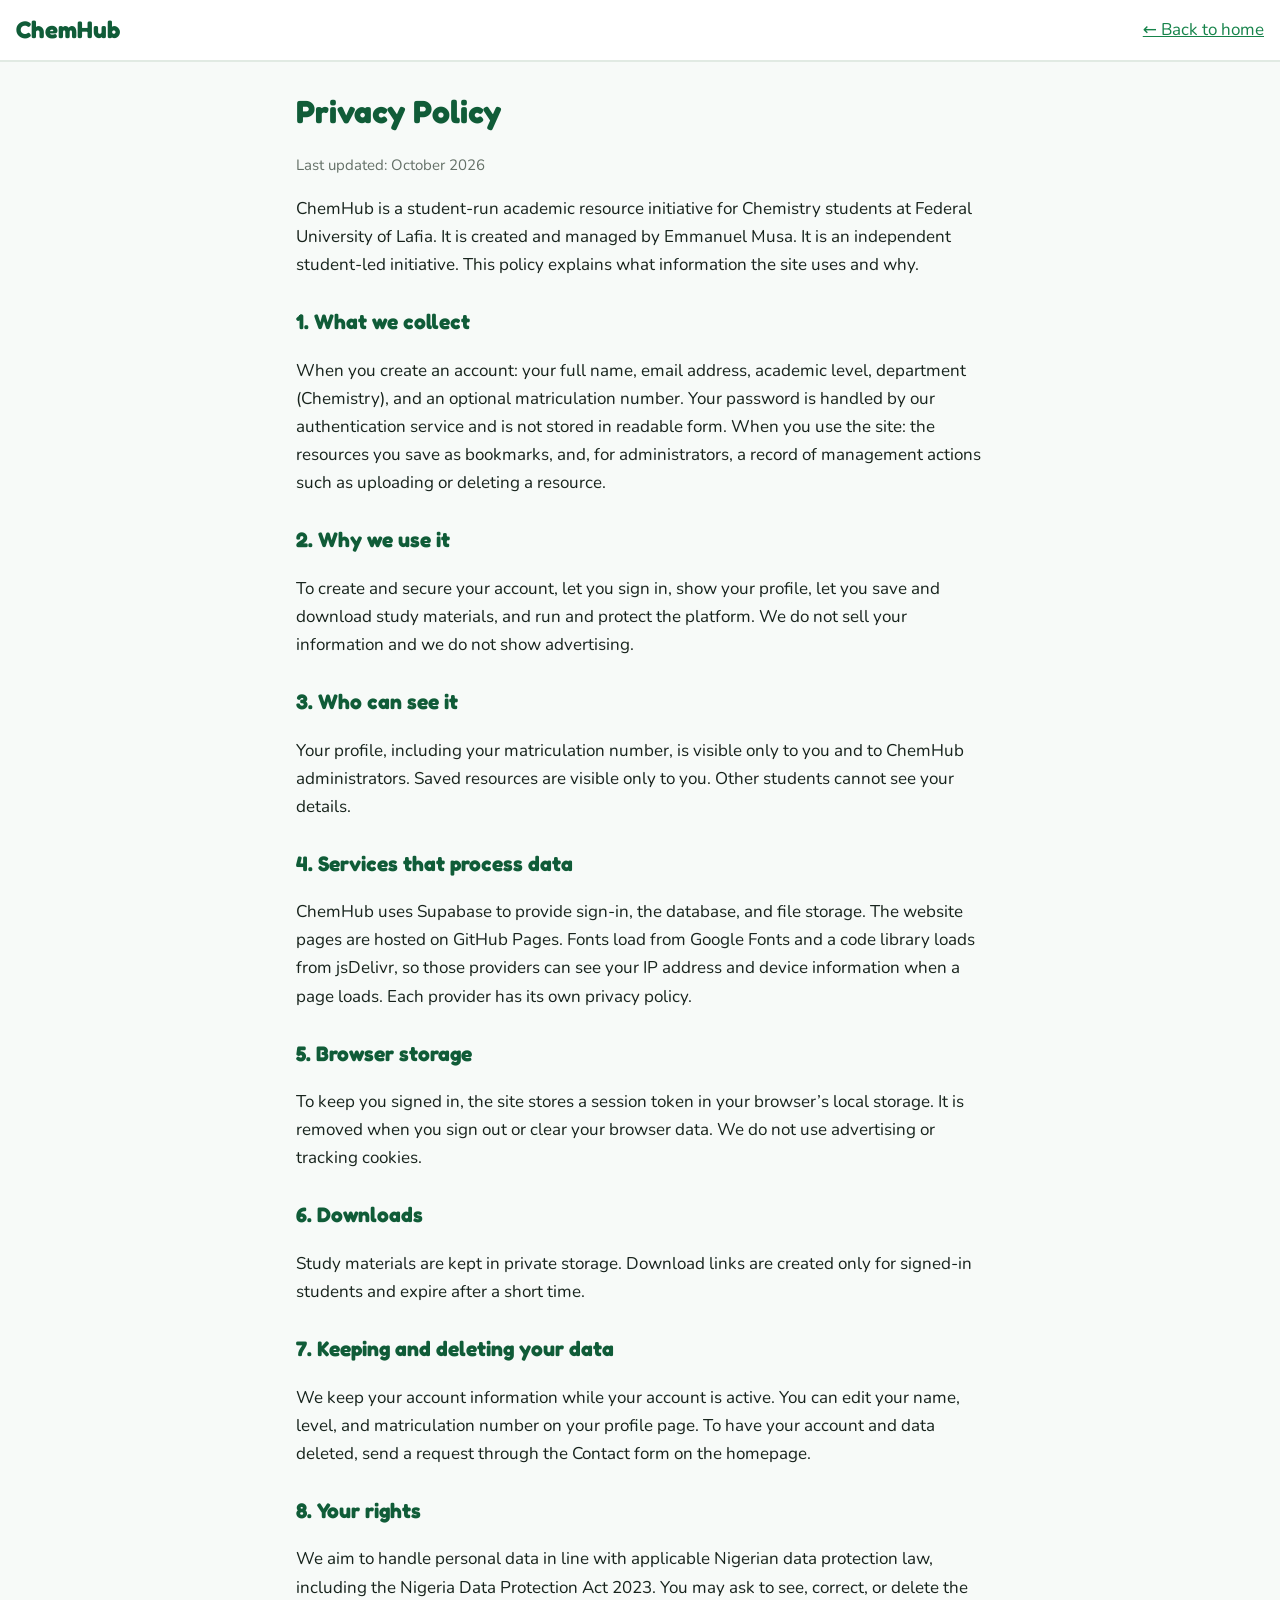
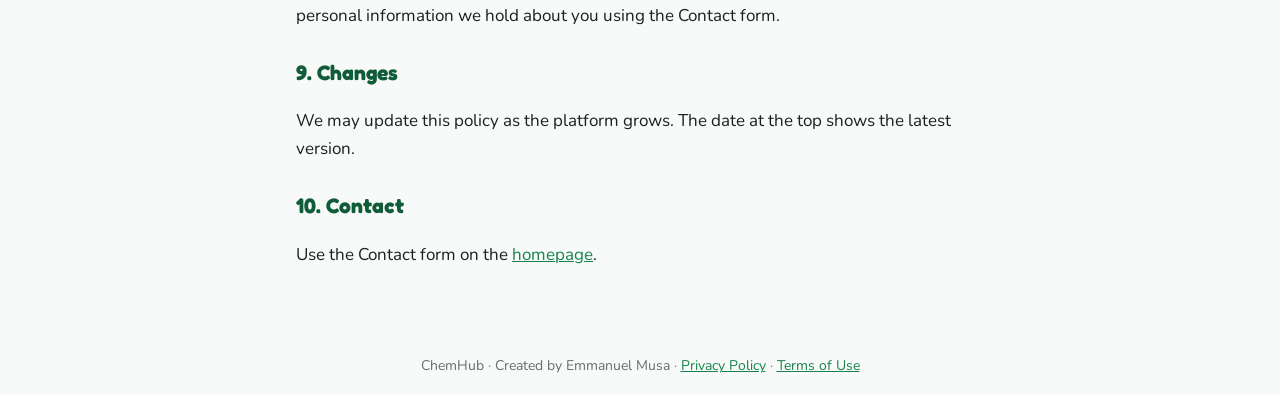
<file: privacy.html>
<!DOCTYPE html>
<html lang="en"><head>
<meta charset="utf-8"><meta name="viewport" content="width=device-width,initial-scale=1">
<title>Privacy Policy | ChemHub</title>
<link href="https://fonts.googleapis.com/css2?family=Fredoka:wght@500;600;700&family=Nunito:wght@400;600;800&display=swap" rel="stylesheet">
<style>
:root{--g:#16834A;--dg:#105C38;--bg:#F7FAF8;--tx:#17231C;--t2:#647067;--bd:#E1EAE3}
*{box-sizing:border-box}body{margin:0;font:17px/1.65 Nunito,system-ui,sans-serif;background:var(--bg);color:var(--tx)}
h1,h2,.logo{font-family:Fredoka,Nunito,sans-serif;color:var(--dg)}h1{font-size:32px;margin:0 0 4px}h2{font-size:21px;margin:26px 0 6px}a{color:var(--g)}
header{background:#fff;border-bottom:2px solid var(--bd);padding:10px 16px;display:flex;justify-content:space-between;align-items:center}
.logo{font-weight:700;font-size:24px;text-decoration:none}main{max-width:720px;margin:auto;padding:24px 16px 50px}
.m{color:var(--t2);font-size:15px}footer{text-align:center;padding:18px;color:var(--t2);font-size:14px}
</style>
</head><body>
<header><a class="logo" href="index.html">ChemHub</a><a href="index.html">&larr; Back to home</a></header>
<main>
<h1>Privacy Policy</h1><p class="m">Last updated: October 2026</p>
<p>ChemHub is a student-run academic resource initiative for Chemistry students at Federal University of Lafia. It is created and managed by Emmanuel Musa. It is an independent student-led initiative. This policy explains what information the site uses and why.</p>
<h2>1. What we collect</h2>
<p>When you create an account: your full name, email address, academic level, department (Chemistry), and an optional matriculation number. Your password is handled by our authentication service and is not stored in readable form. When you use the site: the resources you save as bookmarks, and, for administrators, a record of management actions such as uploading or deleting a resource.</p>
<h2>2. Why we use it</h2>
<p>To create and secure your account, let you sign in, show your profile, let you save and download study materials, and run and protect the platform. We do not sell your information and we do not show advertising.</p>
<h2>3. Who can see it</h2>
<p>Your profile, including your matriculation number, is visible only to you and to ChemHub administrators. Saved resources are visible only to you. Other students cannot see your details.</p>
<h2>4. Services that process data</h2>
<p>ChemHub uses Supabase to provide sign-in, the database, and file storage. The website pages are hosted on GitHub Pages. Fonts load from Google Fonts and a code library loads from jsDelivr, so those providers can see your IP address and device information when a page loads. Each provider has its own privacy policy.</p>
<h2>5. Browser storage</h2>
<p>To keep you signed in, the site stores a session token in your browser’s local storage. It is removed when you sign out or clear your browser data. We do not use advertising or tracking cookies.</p>
<h2>6. Downloads</h2>
<p>Study materials are kept in private storage. Download links are created only for signed-in students and expire after a short time.</p>
<h2>7. Keeping and deleting your data</h2>
<p>We keep your account information while your account is active. You can edit your name, level, and matriculation number on your profile page. To have your account and data deleted, send a request through the Contact form on the homepage.</p>
<h2>8. Your rights</h2>
<p>We aim to handle personal data in line with applicable Nigerian data protection law, including the Nigeria Data Protection Act 2023. You may ask to see, correct, or delete the personal information we hold about you using the Contact form.</p>
<h2>9. Changes</h2>
<p>We may update this policy as the platform grows. The date at the top shows the latest version.</p>
<h2>10. Contact</h2>
<p>Use the Contact form on the <a href="index.html#contact">homepage</a>.</p>
</main>
<footer>ChemHub &middot; Created by Emmanuel Musa &middot; <a href="privacy.html">Privacy Policy</a> &middot; <a href="terms.html">Terms of Use</a></footer>
</body></html>
</file>
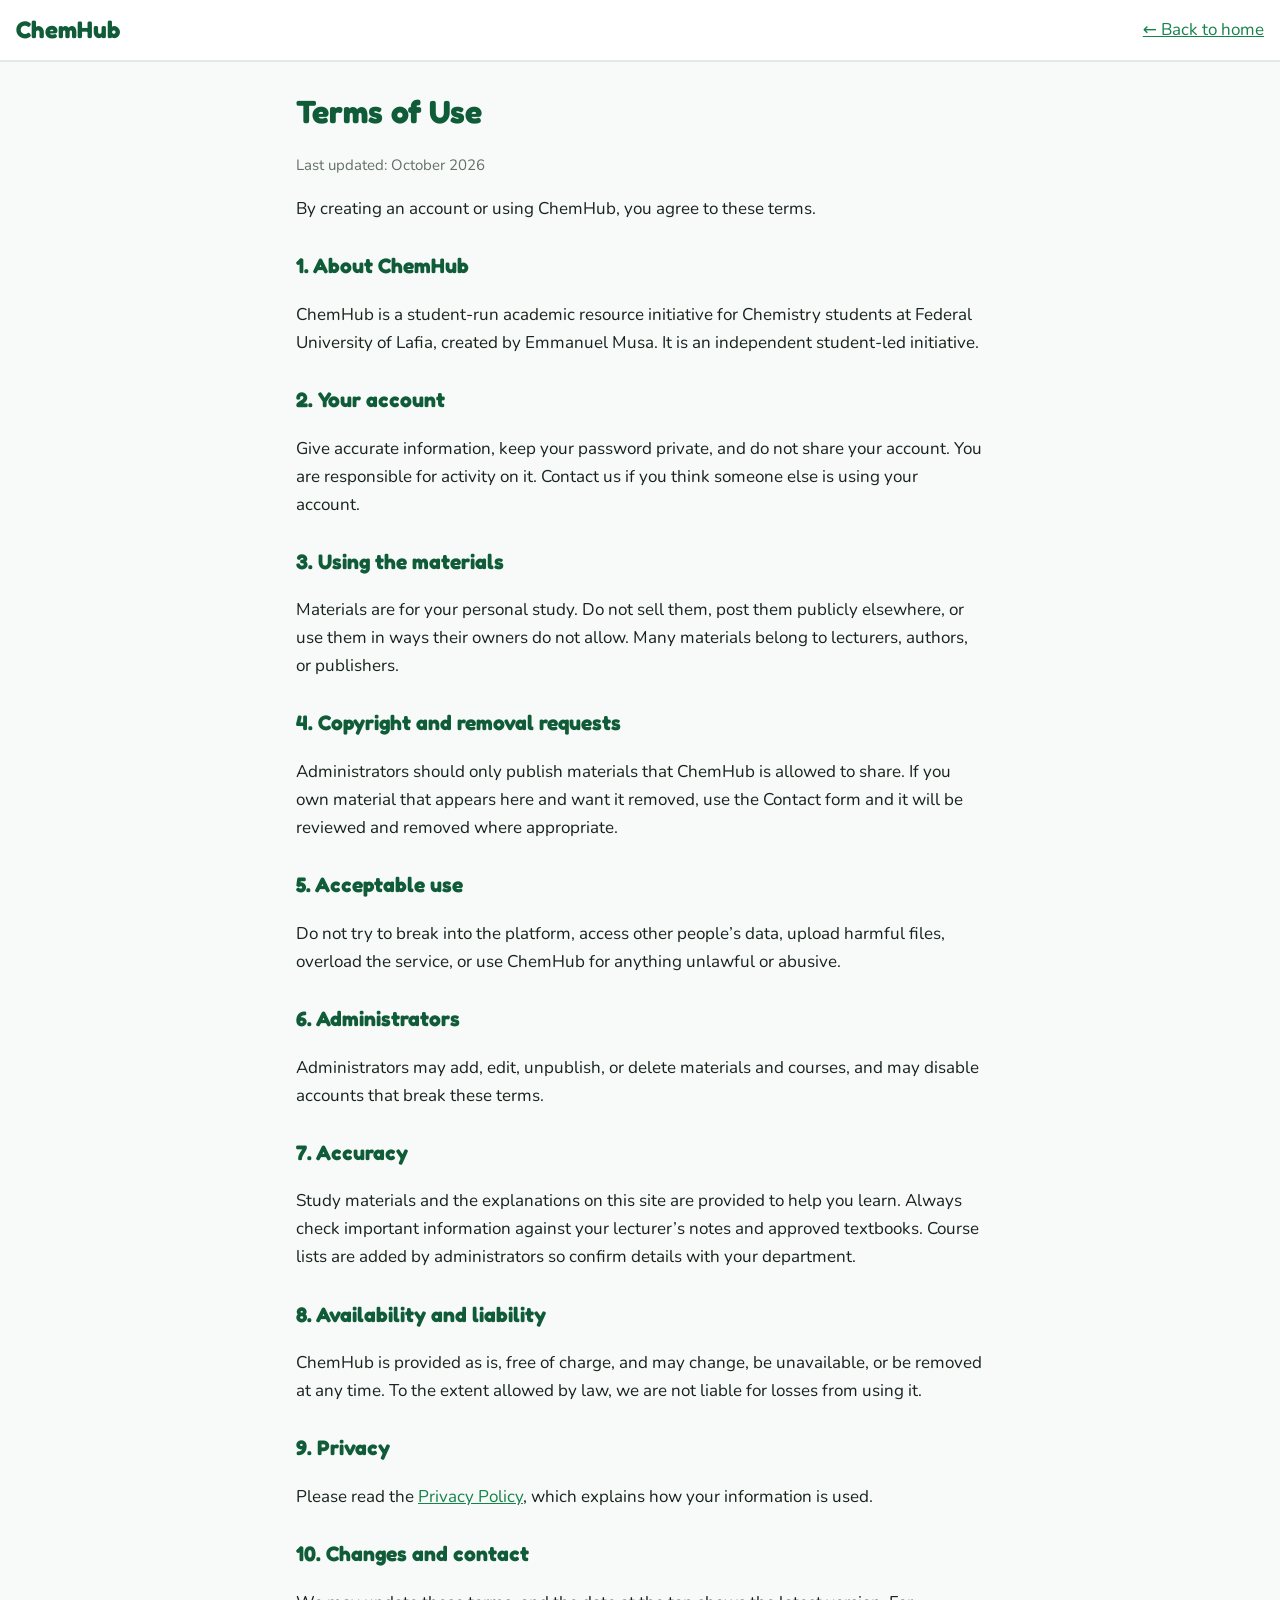
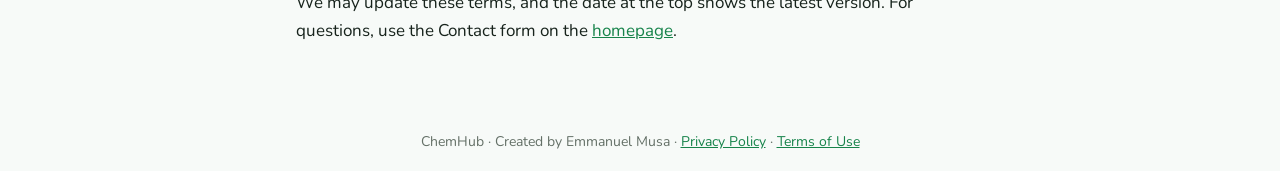
<file: terms.html>
<!DOCTYPE html>
<html lang="en"><head>
<meta charset="utf-8"><meta name="viewport" content="width=device-width,initial-scale=1">
<title>Terms of Use | ChemHub</title>
<link href="https://fonts.googleapis.com/css2?family=Fredoka:wght@500;600;700&family=Nunito:wght@400;600;800&display=swap" rel="stylesheet">
<style>
:root{--g:#16834A;--dg:#105C38;--bg:#F7FAF8;--tx:#17231C;--t2:#647067;--bd:#E1EAE3}
*{box-sizing:border-box}body{margin:0;font:17px/1.65 Nunito,system-ui,sans-serif;background:var(--bg);color:var(--tx)}
h1,h2,.logo{font-family:Fredoka,Nunito,sans-serif;color:var(--dg)}h1{font-size:32px;margin:0 0 4px}h2{font-size:21px;margin:26px 0 6px}a{color:var(--g)}
header{background:#fff;border-bottom:2px solid var(--bd);padding:10px 16px;display:flex;justify-content:space-between;align-items:center}
.logo{font-weight:700;font-size:24px;text-decoration:none}main{max-width:720px;margin:auto;padding:24px 16px 50px}
.m{color:var(--t2);font-size:15px}footer{text-align:center;padding:18px;color:var(--t2);font-size:14px}
</style>
</head><body>
<header><a class="logo" href="index.html">ChemHub</a><a href="index.html">&larr; Back to home</a></header>
<main>
<h1>Terms of Use</h1><p class="m">Last updated: October 2026</p>
<p>By creating an account or using ChemHub, you agree to these terms.</p>
<h2>1. About ChemHub</h2>
<p>ChemHub is a student-run academic resource initiative for Chemistry students at Federal University of Lafia, created by Emmanuel Musa. It is an independent student-led initiative.</p>
<h2>2. Your account</h2>
<p>Give accurate information, keep your password private, and do not share your account. You are responsible for activity on it. Contact us if you think someone else is using your account.</p>
<h2>3. Using the materials</h2>
<p>Materials are for your personal study. Do not sell them, post them publicly elsewhere, or use them in ways their owners do not allow. Many materials belong to lecturers, authors, or publishers.</p>
<h2>4. Copyright and removal requests</h2>
<p>Administrators should only publish materials that ChemHub is allowed to share. If you own material that appears here and want it removed, use the Contact form and it will be reviewed and removed where appropriate.</p>
<h2>5. Acceptable use</h2>
<p>Do not try to break into the platform, access other people’s data, upload harmful files, overload the service, or use ChemHub for anything unlawful or abusive.</p>
<h2>6. Administrators</h2>
<p>Administrators may add, edit, unpublish, or delete materials and courses, and may disable accounts that break these terms.</p>
<h2>7. Accuracy</h2>
<p>Study materials and the explanations on this site are provided to help you learn. Always check important information against your lecturer’s notes and approved textbooks. Course lists are added by administrators so confirm details with your department.</p>
<h2>8. Availability and liability</h2>
<p>ChemHub is provided as is, free of charge, and may change, be unavailable, or be removed at any time. To the extent allowed by law, we are not liable for losses from using it.</p>
<h2>9. Privacy</h2>
<p>Please read the <a href="privacy.html">Privacy Policy</a>, which explains how your information is used.</p>
<h2>10. Changes and contact</h2>
<p>We may update these terms, and the date at the top shows the latest version. For questions, use the Contact form on the <a href="index.html#contact">homepage</a>.</p>
</main>
<footer>ChemHub &middot; Created by Emmanuel Musa &middot; <a href="privacy.html">Privacy Policy</a> &middot; <a href="terms.html">Terms of Use</a></footer>
</body></html>
</file>
